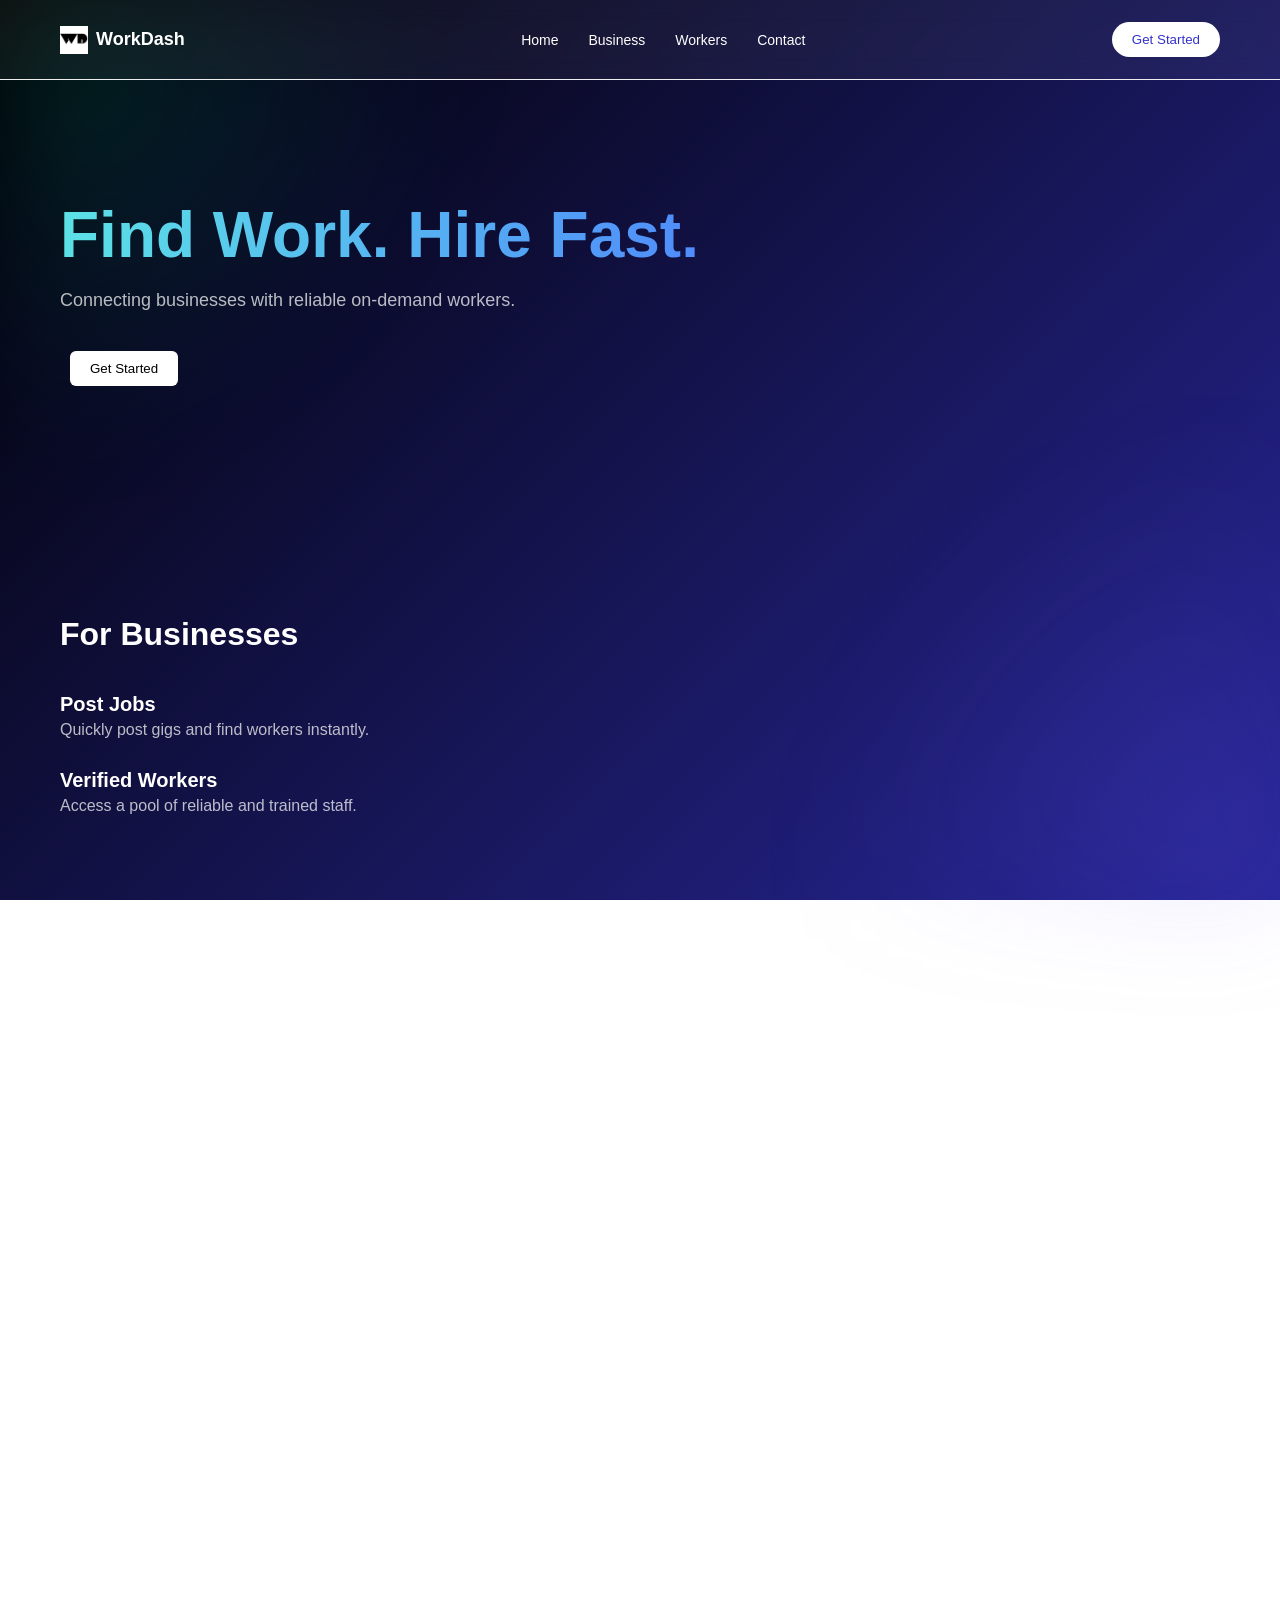
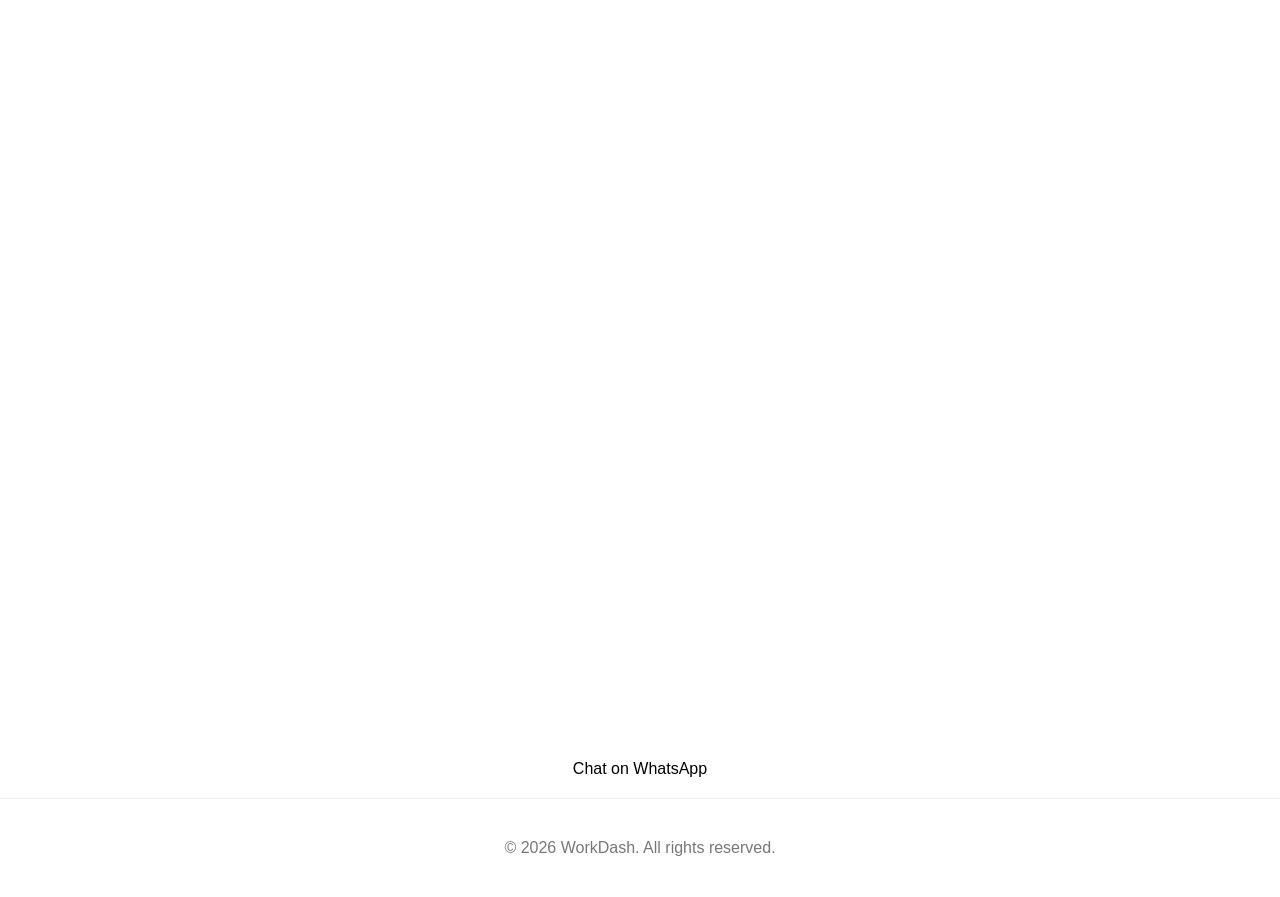
<file: index.html>
<!DOCTYPE html>
<html lang="en">
    <head>
        <meta charset="UTF-8">
        <meta name="viewport" content="width=device-width, initial-scale=1.0">
        <title>WorkDash</title>
        <link rel="stylesheet" href="style.css">
    </head>
    <body>

        <header class="navbar">
            <div class="logo">
                <a href="#">
                   <img src="logo.png" alt="Workdash Logo" class="logo-img">
                </a>
                <span>WorkDash</span>
            </div>

            <!-- Hamburger -->
            <div class="menu-toggle" onclick="toggleMenu()">☰</div>

            <nav id="nav-links">
                <a href="index.html">Home</a>
                <a href="business.html">Business</a>
                <a href="workers.html">Workers</a>
                <a href="contact.html">Contact</a>
            </nav>

            <button class="nav-btn">Get Started</button>
        </header>

        <section class="hero">
            <h2 class="gradient-text">Find Work. Hire Fast.</h2>
            <p>Connecting businesses with reliable on-demand workers.</p>
            <button class="btn" onclick="handleClick()">Get Started</button>
        </section>

        <section class="section" id="business">
            <h2>For Businesses</h2>
            <div class="list">
                <div class="item">
                    <h3>Post Jobs</h3>
                    <p>Quickly post gigs and find workers instantly.</p>
                </div>
                <div class="item">
                    <h3>Verified Workers</h3>
                    <p>Access a pool of reliable and trained staff.</p>
                </div>
            </div>
        </section>

        <section class="section" id="workers">
            <h2>For Workers</h2>
            <div class="list">
                <div class="item">
                    <h3>Flexible Work</h3>
                    <p>Choose gigs that fit your schedule.</p>
                </div>
                <div class="item">
                    <h3>Easy Apply</h3>
                    <p>Apply to jobs with one click</p>
                </div>
                <div class="item">
                    <h3>Earn More</h3>
                    <p>Get paid quickly for your work.</p>
                </div>
            </div>
        </section>

        <section class="section" id="gigs">
            <h2>Popular Gigs</h2>
            <div class="list">
                <div class="item">
                    <h3>Event Staff</h3>
                    <p>Concerts, weddings, corporate events</p>
                </div>
                <div class="item">
                    <h3>Warehouse Helpers</h3>
                    <p>Packing, loading, sorting</p>
                </div>
                <div class="item">
                    <h3>Promoters</h3>
                    <p>Brand promotion and marketing</p>
                </div>
            </div>
        </section>

        <section class="section" id="contact">
            <h2>Contact Us</h2>

            <div class="list">
                <div class="item">
                    <h3>Get in touch</h3>
                    <p>Need workers or looking for gigs? Reach out to us directly</p>
                </div>

                <div class="item">
                    <h3>WhatsApp</h3>
                    <p>
                        <a href="https://wa.me/919076483170" target="_blank">
                            Message us on Whatsapp
                        </a>
                    </p>
                </div>

                <div class="item">
                    <h3>Email</h3>
                    <p>knsolanki011@gmail.com</p>
                </div>
            </div>
        </section>

        <div class="whatsapp-container">
            <a href="https://wa.me/919076483170" class="btn">Chat on WhatsApp</a>
        </div>

        <footer>
            <p>© 2026 WorkDash. All rights reserved.</p>
        </footer>

        <script src="script.js"></script>
    </body>
</html>
</file>
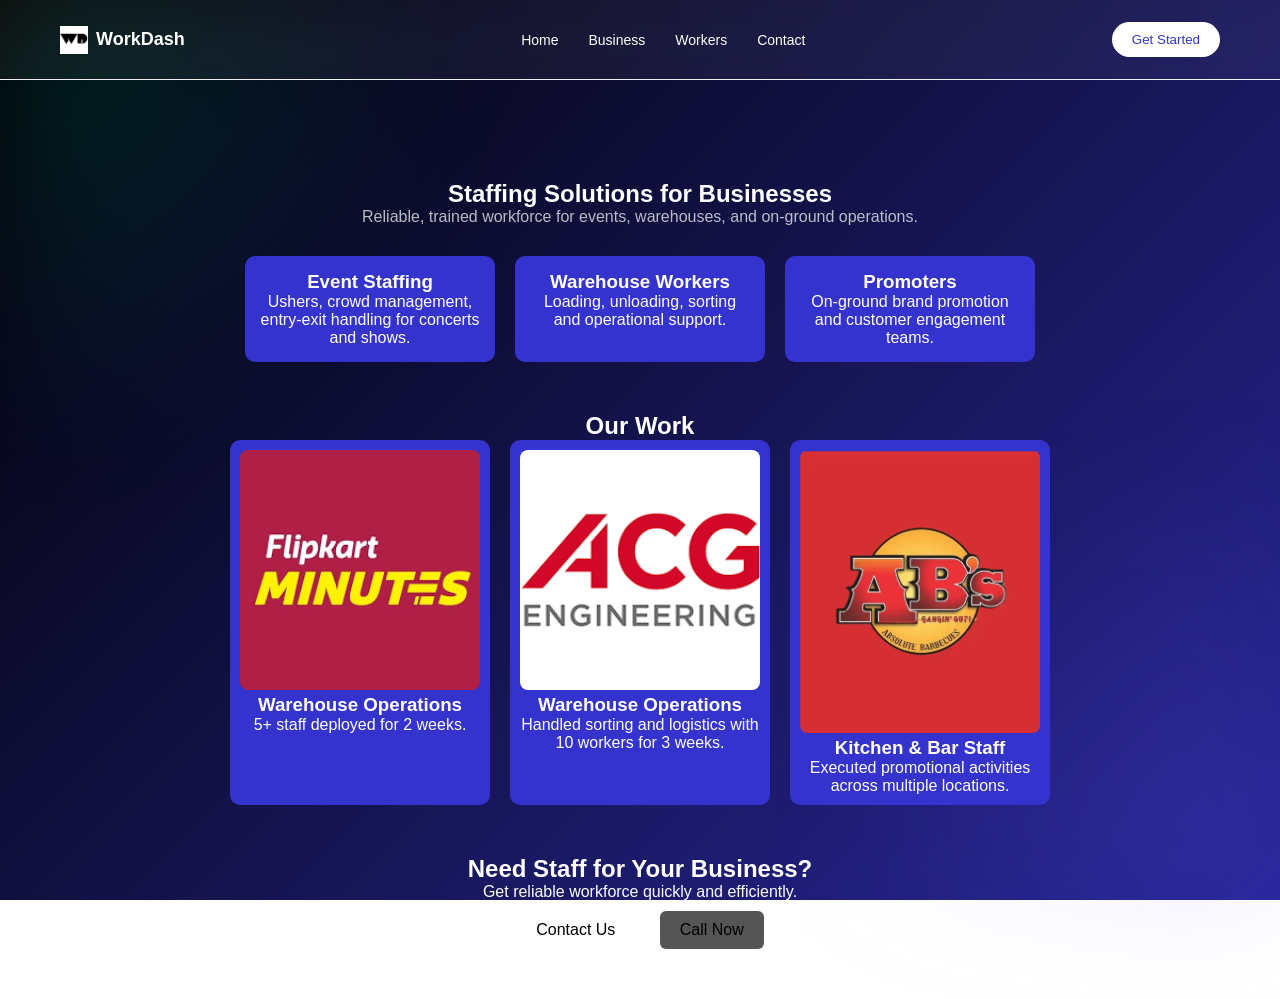
<file: business.html>
<!DOCTYPE html>
<html lang="en">
    <head>
    <meta charset="UTF-8">
    <meta name="viewport" content="width=device-width, initial-scale=1.0">
    <title>WorkDash | For Businessses</title>
    <link rel="stylesheet" href="style.css">
    </head>

    <body>

        <!-- Navbar ---->
        <header class="navbar">
            <div class="logo">
                <a href="#">
                   <img src="logo.png" alt="Workdash Logo" class="logo-img">
                </a>
                <span>WorkDash</span>
            </div>

            <!-- Hamburger -->
            <div class="menu-toggle" onclick="toggleMenu()">☰</div>

            <nav id="nav-links">
                <a href="index.html">Home</a>
                <a href="business.html">Business</a>
                <a href="workers.html">Workers</a>
                <a href="contact.html">Contact</a>
            </nav>

            <button class="nav-btn">Get Started</button>
        </header>


        <!-- Business Section -->
    <section class="business-section">
        <h1>Staffing Solutions for Businesses</h1>
        <p class="subtitle">
            Reliable, trained workforce for events, warehouses, and on-ground operations.
        </p>

        <!-- Services -->
        <div class="services">
            <div class="service-card">
                <h3>Event Staffing</h3>
                <p>Ushers, crowd management, entry-exit handling for concerts and shows.</p>
            </div>

            <div class="service-card">
                <h3>Warehouse Workers</h3>
                <p>Loading, unloading, sorting and operational support.</p>
            </div>

            <div class="service-card">
                <h3>Promoters</h3>
                <p>On-ground brand promotion and customer engagement teams.</p>
            </div>
        </div>

        <!-- Portfolio -->
        <h2 class="portfolio-title">Our Work</h2>

        <div class="portfolio-container">
            <div class="portfolio-card">
                <img src="flipkart.png">
                <h3>Warehouse Operations</h3>
                <p>5+ staff deployed for 2 weeks.</p>
            </div>

            <div class="portfolio-card">
                <img src="acg.png">
                <h3>Warehouse Operations</h3>
                <p>Handled sorting and logistics with 10 workers for 3 weeks.</p>
            </div>

            <div class="portfolio-card">
                <img src="abs.webp">
                <h3>Kitchen & Bar Staff</h3>
                <p>Executed promotional activities across multiple locations.</p>
            </div>
        </div>

        <!-- CTA -->
        <div class="cta">
            <h2>Need Staff for Your Business?</h2>
            <p>Get reliable workforce quickly and efficiently.</p>

            <a href="mailto:your@email.com" class="btn">Contact Us</a>
            <a href="tel:+919XXXXXXXXX" class="btn secondary">Call Now</a>
        </div>

    </section>

    <script src="script.js"></script>

    </body>
</html>
</file>
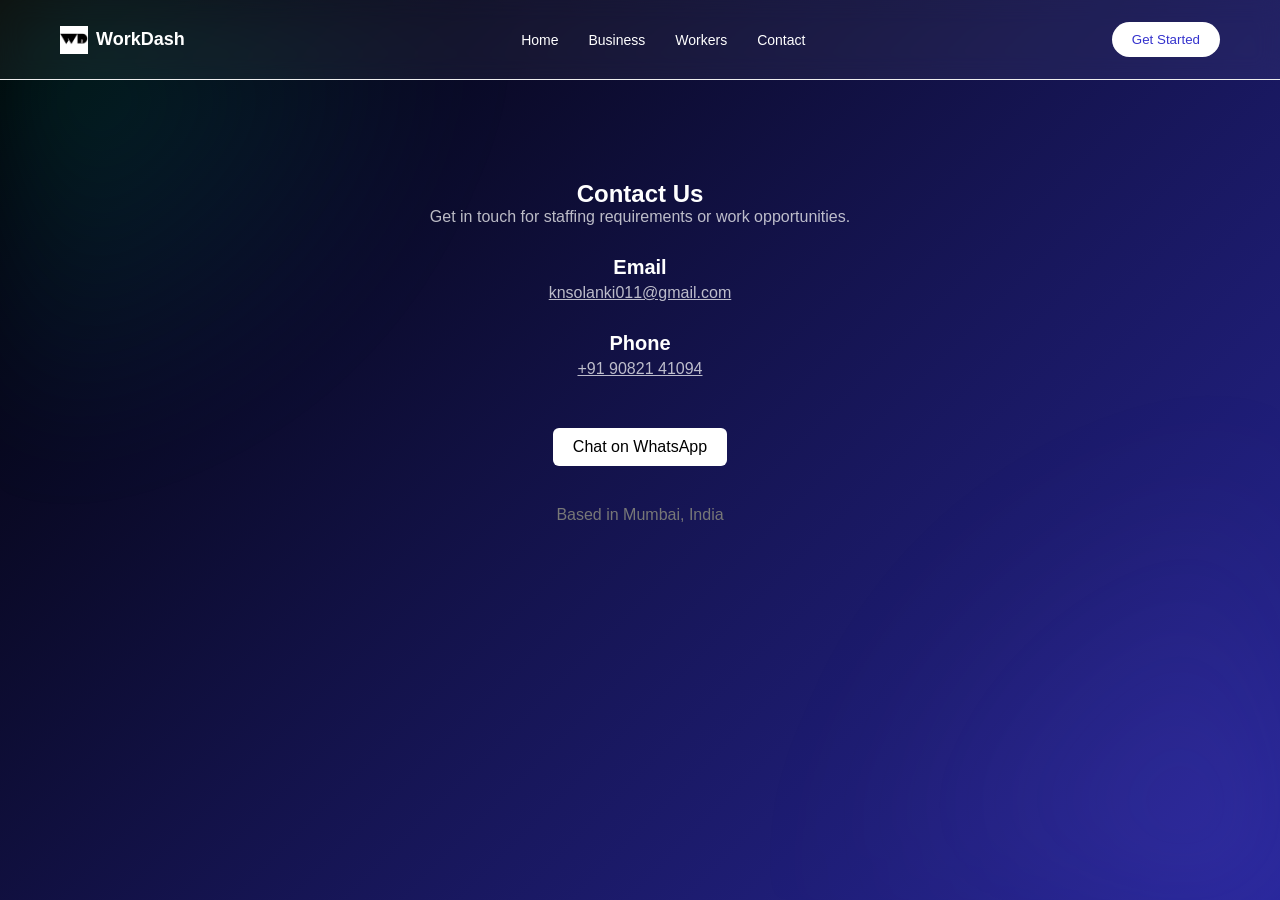
<file: contact.html>
<!DOCTYPE html>
<html lang="en">
<head>
    <meta charset="UTF-8">
    <meta name="viewport" content="width=device-width, initial-scale=1.0">
    <title>WorkDash | Contact</title>
    <link rel="stylesheet" href="style.css">
</head>

<body>

    <!-- Navbar -->
    <header class="navbar">
            <div class="logo">
                <a href="#">
                   <img src="logo.png" alt="Workdash Logo" class="logo-img">
                </a>
                <span>WorkDash</span>
            </div>

            <!-- Hamburger -->
            <div class="menu-toggle" onclick="toggleMenu()">☰</div>

            <nav id="nav-links">
                <a href="index.html">Home</a>
                <a href="business.html">Business</a>
                <a href="workers.html">Workers</a>
                <a href="contact.html">Contact</a>
            </nav>

            <button class="nav-btn">Get Started</button>
    </header>

    <!-- Contact Section -->
    <section class="contact-section">
        <h1>Contact Us</h1>
        <p style="color: rgba(255,255,255,0.72); margin-bottom:30px;">
            Get in touch for staffing requirements or work opportunities.
        </p>

        <!-- Contact Info -->
        <div class="list">

            <div class="item">
                <h3>Email</h3>
                <p>
                    <a href="mailto:knsolanki011@gmail.com">knsolanki011@gmail.com</a>
                </p>
            </div>

            <div class="item">
                <h3>Phone</h3>
                <p>
                    <a href="tel:+919082141094">+91 90821 41094</a>
                </p>
            </div>

        </div>

        <!-- WhatsApp CTA -->
        <div class="whatsapp-container" style="margin-top:40px;">
            <a href="https://wa.me/919082141094?text=Hi%20WorkDash%2C%20I%20want%20to%20get%20in%20touch" target="_blank" class="btn">
                Chat on WhatsApp
            </a>
        </div>

        <!-- Location -->
        <p style="margin-top:30px; color:#777;">
            Based in Mumbai, India
        </p>

    </section>

    <!-- Script -->
    <script src="script.js"></script>

</body>
</html>
</file>
<file: style.css>
* { margin:0; padding:0; box-sizing: border-box; }

body {
    font-family: -apple-system, BlinkMacSystemFont, sans-serif;
    margin: 0;
    min-height: 100vh;
    color: white;

    background: linear-gradient(
        -45deg,
        #000000,
        #111827,
        #3533cd,
        #000000
    );

    background-size: 400% 400%;

    animation: gradientMove 15s ease infinite;

    background-attachment: fixed;
}

@keyframes gradientMove {
  0% {
    background-position: 0% 50%;
  }

  50% {
    background-position: 100% 50%;
  }

  100% {
    background-position: 0% 50%;
  }
}

body::before {
  content: "";
  position: fixed;
  inset: 0;

  background:
    radial-gradient(circle at top left, rgba(0,255,200,0.15), transparent 30%),
    radial-gradient(circle at bottom right, rgba(120,100,255,0.15), transparent 30%);

  filter: blur(60px);

  z-index: -1;
}

.gradient-text {
  background: linear-gradient(90deg, #5ce1e6, #4d79ff);
  background-clip: text;
  -webkit-background-clip: text;
  color: transparent;
  -webkit-text-fill-color: transparent;
}

header h1 {
    font-size: 20px;
}

.logo {
    display: flex;
    align-items: center;
    font-weight: 600;
    font-size: 18px;
}

.logo-img {
    width: 28px;
    height: auto;
    margin-right: 8px;
    margin-top: 6px;
}

/* Hide hamburger on desktop */
.menu-toggle {
    display: none;
    font-size: 24px;
    cursor: pointer;
}

.navbar {
    display: flex;
    justify-content: space-between;
    align-items: center;
    padding: 20px 60px;
    flex-direction: row;
    position: sticky;
    top: 0;
    background: rgba(255,255,255,0.05);
    backdrop-filter: blur(12px);
    border-bottom: 1px solid #eee;
    z-index: 1000;
}

.nav-left {
    width: 120px;
}

.nav-right {
    display: flex;
    align-items: center;
}

nav {
    display: flex;
    align-items: center;
}

nav a {
    margin-left: 30px;
    text-decoration: none;
    color: white;
    font-size: 14px;
}

.nav-btn {
    padding: 10px 20px;
    background: white;
    color: #3533cd;
    border-radius: 999px;
    border: none;
    cursor: pointer;
}

.hero {
    padding: 120px 60px;
    max-width: 900px;
}

.hero h2 { 
    font-size: 64px; 
    margin-bottom: 20px; 
    font-weight: 600; 
    line-height: 1.1; 
}

.hero p { 
    color: rgba(255,255,255,0.72);
    margin-bottom: 30px;
    font-size: 18px;
}

.btn {
    padding: 14px 28px;
    background:white;
    border:none;
    color: white;
    cursor: pointer;
    border-radius: 999px;
}

.section {
    padding: 100px 60px; max-width: 1000px;
}

.section h2 {
    font-size: 32px;
    margin-bottom: 40px;
}

.list {
    display: flex;
    flex-direction: column;
    gap: 30px;
}

.item h3 {
    font-size: 20px;
    margin-bottom: 5px;
}

.item p {
    color: rgba(255,255,255,0.72);
}

footer {
    padding: 40px;
    text-align: center;
    border-top: 1px solid #eee;
    color: #777;
}

html {
    scroll-behavior: smooth;
}

nav a:hover {
    opacity: 0.6;
}

a {
    color: rgba(255,255,255,0.72);
    text-decoration: underline;
}

a:hover {
    opacity:0.6;
}

.whatsapp-container {
    display: flex;
    justify-content: center;
}

/* Mobile responsive */
@media (max-width : 768px) {

    .menu-toggle {
        display: block;
        font-size: 24px;
        cursor: pointer;
        align-self: flex-end;
        margin-bottom: 5px;
        margin-left: auto;
        position: relative;
        z-index: 900;
    }

    .logo {
        position: absolute;
        left: 50%;
        transform: translateX(-50%);
        z-index: 900;
    }

    .navbar {
        display: flex;
        flex-direction: row;
        justify-content: space-between;
        align-items: center;
        padding: 15px 20px;
        position: relative;
    }

    nav {
        position: absolute;
        top: 100%;
        left: 0;
        width: 100%;
        background: rgba(255,255,255,0.05);
        backdrop-filter: blur(12px);
        display: none;
        flex-direction: column;
        padding: 10px 20px;
        border-bottom: 1px solid #eee;
        margin-top: 10px;
        box-shadow: 0 10px 20px rgba(0,0,0,0.05);
    }

    nav a {
        display: flex;
        text-align: left;
        margin: 10px 0;
        padding: 10px 0;
    }

    nav.active {
        display: flex;
    }

    .nav-btn {
        display: none;
        margin-top: 10px;
    }

    .hero {
        padding: 80px 20px;
        text-align: center;
    }

    .hero h2 {
        font-size: 36px;
    }

    .hero p {
        font-size: 16px;
    }

    .section {
        padding: 60px 20px;
    }

    .section h2 {
        font-size: 24px;
    }

    .item h3 {
        font-size: 18px;
    }

    .item p {
        font-size: 14px;
    }

    .btn {
        width: 60%;
        margin-bottom: 15px;
        text-align: center;
    }

    .whatsapp-container {
        display: flex;
        justify-content: center;
        padding: 0 20px;
    }

    .whatsapp-container .btn {
        width: 60%;
        text-align: center;
    }
}

.business-section {
    padding: 100px 20px 40px;
    text-align: center;
}

.subtitle {
    color: rgba(255,255,255,0.72);;
    margin-bottom: 30px;
}

/* Services */
.services {
    display: flex;
    gap: 20px;
    justify-content: center;
    flex-wrap: wrap;
}

.service-card {
    width: 250px;
    background: #3533cd;
    padding: 15px;
    border-radius: 10px;
}

/* Portfolio */
.portfolio-title {
    margin-top: 50px;
}

.portfolio-container {
    display: flex;
    gap: 20px;
    justify-content: center;
    flex-wrap: wrap;
}

.portfolio-card {
    width: 260px;
    background: #3533cd;
    border-radius: 10px;
    padding: 10px;
}

.portfolio-card img {
    width: 100%;
    border-radius: 8px;
}

/* CTA */
.cta {
    margin-top: 50px;
}

.btn {
    display: inline-block;
    margin: 10px;
    padding: 10px 20px;
    background: white;
    color: black;
    text-decoration: none;
    border-radius: 6px;
}

.btn.secondary {
    background: #555;
}

.contact-section {
    max-width: 1000px;
    margin: auto;

    display: flex;
    flex-direction: column;
    align-items: center;
    justify-content: center;

    text-align: center;

    padding: 100px 20px;    
}
</file>
